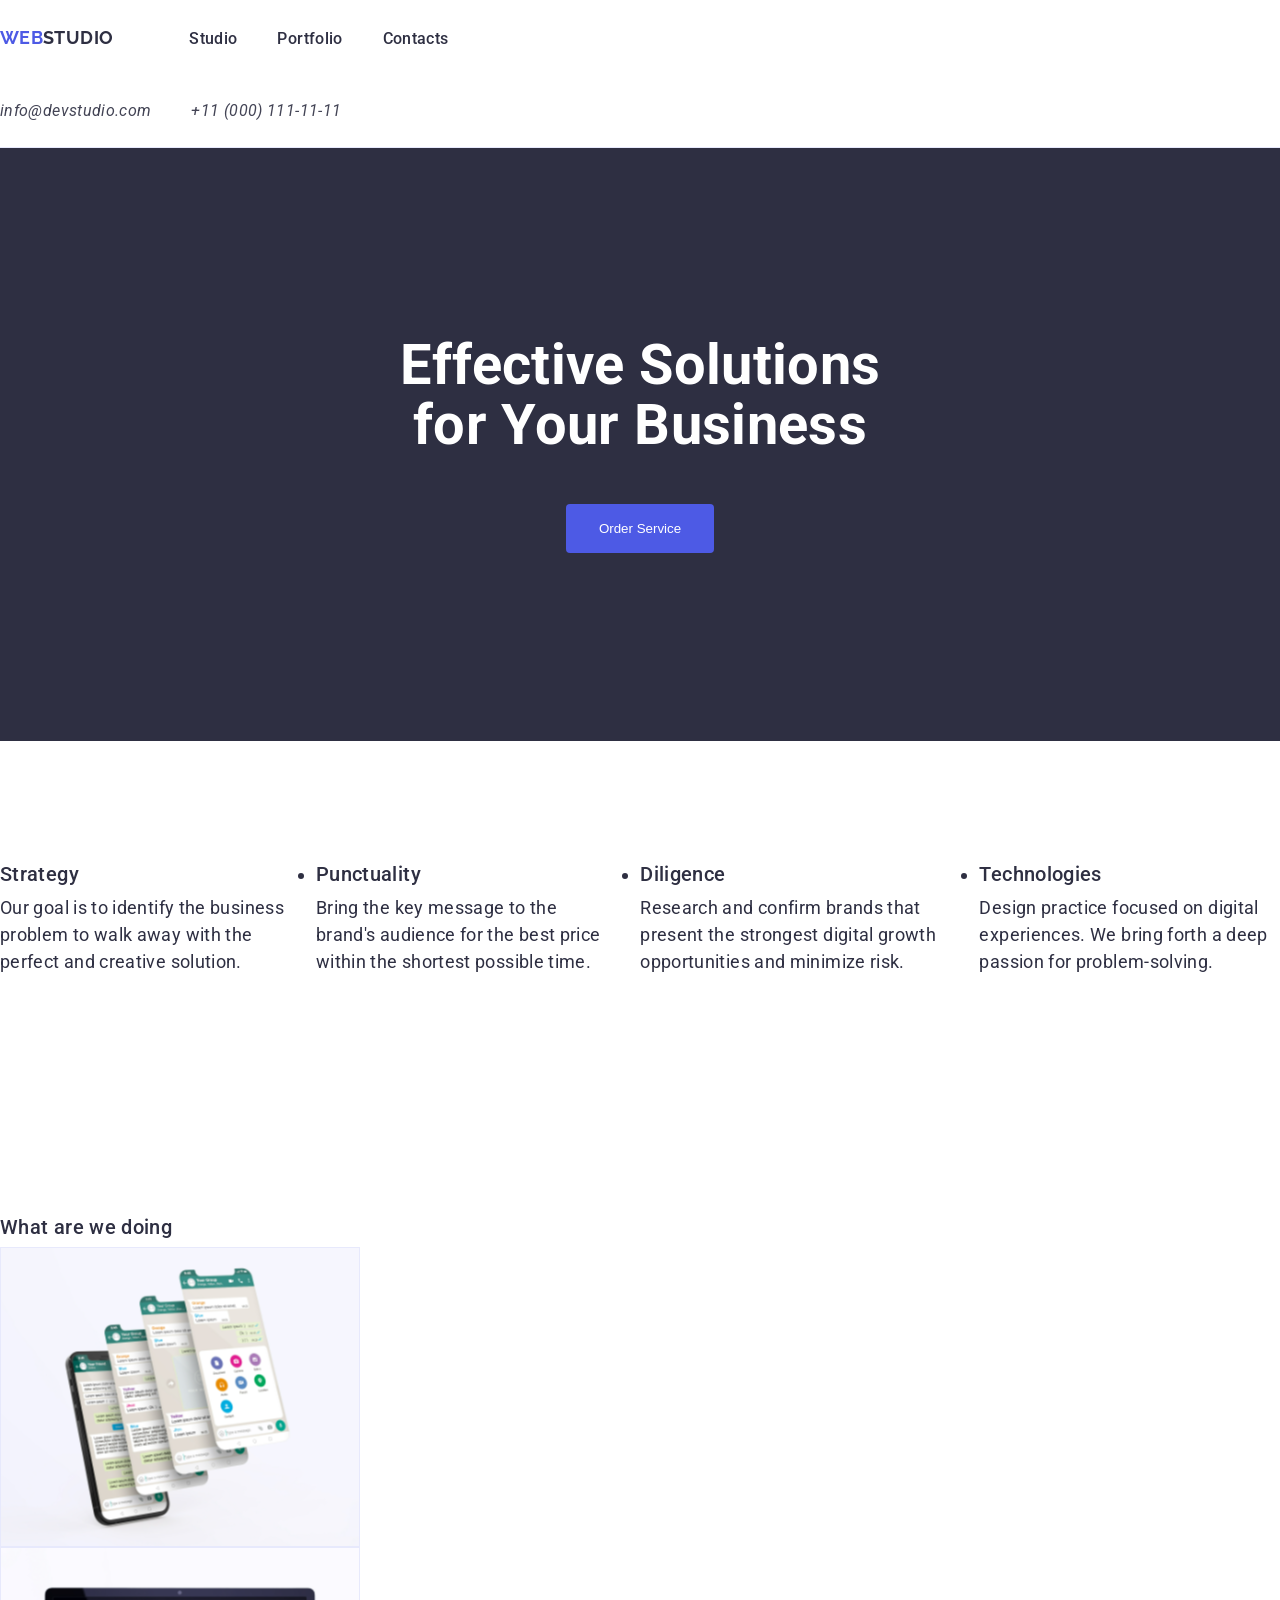
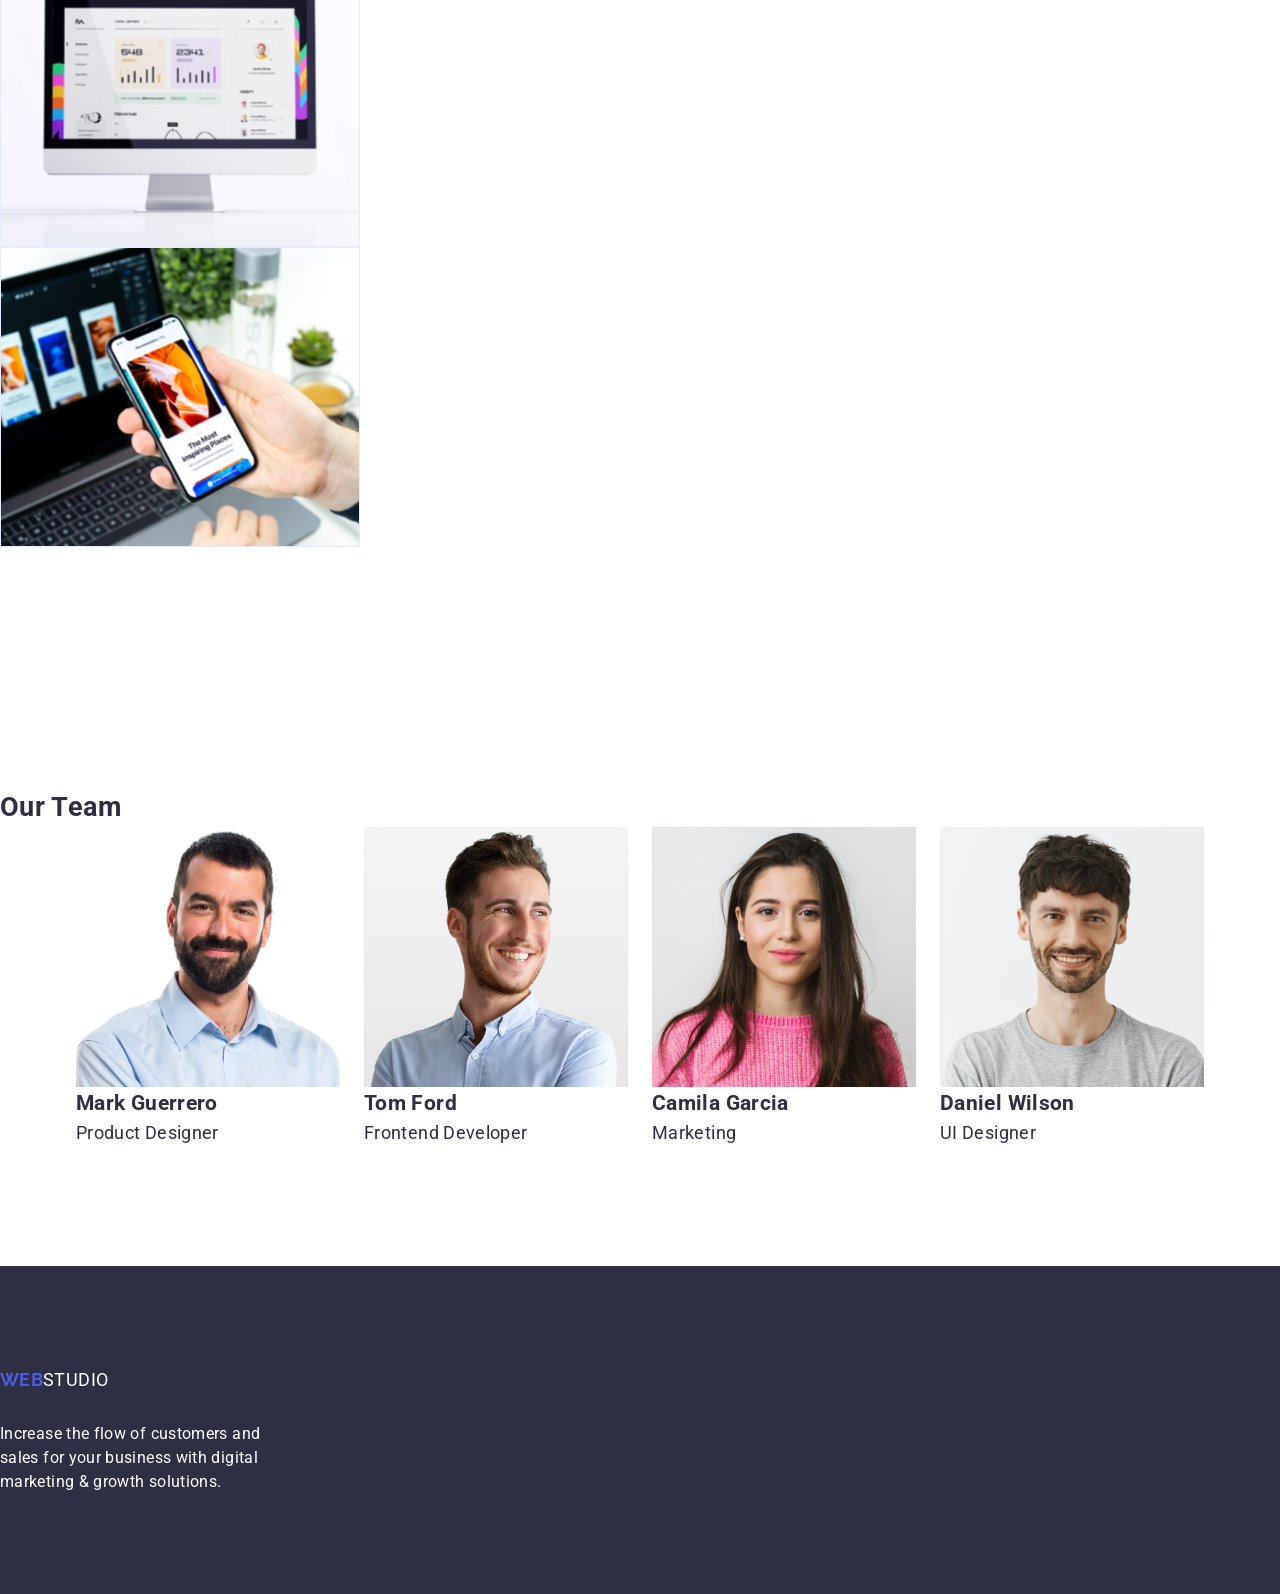
<file: Index.html>
<!DOCTYPE html>
<html lang="en">
<head>
  <meta charset="UTF-8">
  <meta name="viewport" content="width=device-width, initial-scale=1.0">
  <title>New web site</title>
  <link
    href="https://fonts.googleapis.com/css2?family=Raleway:ital,wght@0,100..900;1,100..900&family=Roboto:ital,wght@0,100..900;1,100..900&display=swap"
    rel="stylesheet">
  <link rel="stylesheet" href="./css/styles.css">
</head>
<body>
                <!--Шапка сайта-->
      <header class="header">
        <nav class="navigation">
        <a href="#" class="logo">
          <span class="logo-web">WEB</span><span class="logo-studiohead">STUDIO</span>
        </a>
      
          <ul class="site-nav list">
            <li><a href="./Index.html" class="link">Studio</a></li>
            <li><a href="./portfolio.html" class="link">Portfolio</a></li>
            <li><a href="#" class="link">Contacts</a></li>
          </ul>
        </nav>
      
        <address class="contacts">
          <ul class="auth-nav list">
            <li>
              <a href="mailto:info@devstudio.com">
                info@devstudio.com
              </a>
            </li>
            <li>
              <a href="tel:+110001111111">
                +11 (000) 111-11-11
              </a>
            </li>
          </ul>
        </address>
      </header>
  <!--Герой-->
  <main>
    <section class="hero">
    <h1 class="hero-title">Effective Solutions for Your Business</h1>
    <button type="button" class="button-hero">Order Service</button>
    </section>

    <section class="section">
  <!--Переваги--> 
    <ul class="feature-list" >
      <li>
        <h2 class="section-title">Strategy</h2>
        <p class="text">
          Our goal is to identify the business problem to walk away with the perfect and creative solution.
        </p>
      </li>
      <li>
        <h2 class="section-title">Punctuality</h2>
        <p>
          Bring the key message to the brand's audience for the best price within the shortest possible time.
        </p>
      </li>
      <li>
        <h2 class="section-title">Diligence</h2>
        <p>
          Research and confirm brands that present the strongest digital growth opportunities and minimize risk.
        </p>
      </li>
      <li>
        <h2 class="section-title">Technologies</h2>
        <p>
          Design practice focused on digital experiences. We bring forth a deep passion for problem-solving.
        </p>
      </li>
    </ul>
  </section>
<!--Що ми робимо -->
<section class="section">
  <h2 class="section-title">What are we doing</h2>
  <ul>
    <li>
      <img src="./images/phone.png" 
      alt="Smartphone in hand and laptop in the background"
      width="360">
    </li>
    <li>
      <img src="./images/photo.png" 
      alt="A smartphone that folds into several parts"
      width="360">
    </li>
    <li>
      <img src="./images/telephone.png" 
      alt="Monitor with open site" 
      width="360">
    </li>
  </ul>
</section>
<!--Наша команда-->
      <section class="section">
        <h2>Our Team</h2>
      
        <ul class="team-list">
          <li>
            <img src="./images/markguerrero.png" alt="Mark Guerrero Product Designer" width="264">
            <h3>Mark Guerrero</h3>
            <p>Product Designer</p>
          </li>
      
          <li>
            <img src="./images/tomford.png" alt="Tom Ford Frontend Developer" width="264">
            <h3>Tom Ford</h3>
            <p>Frontend Developer</p>
          </li>
      
          <li>
            <img src="./images/camilagarcia.png" alt="Camila Garcia Marketing" width="264">
            <h3>Camila Garcia</h3>
            <p>Marketing</p>
          </li>
      
          <li>
            <img src="./images/danielvilson.png" alt="Daniel Wilson UI Designer" width="264">
            <h3>Daniel Wilson</h3>
            <p>UI Designer</p>
          </li>
        </ul>
      </section>
      </main>
      
      <footer class="footer">
        <a href="#" class="logo">
          <span class="logo-web">WEB</span><span class="logo-studiofooter">STUDIO</span> </a>
          <p class="footer-text">
            Increase the flow of customers and sales for your business with digital marketing & growth solutions.</p>
      </footer>
</body>

</html>
</file>
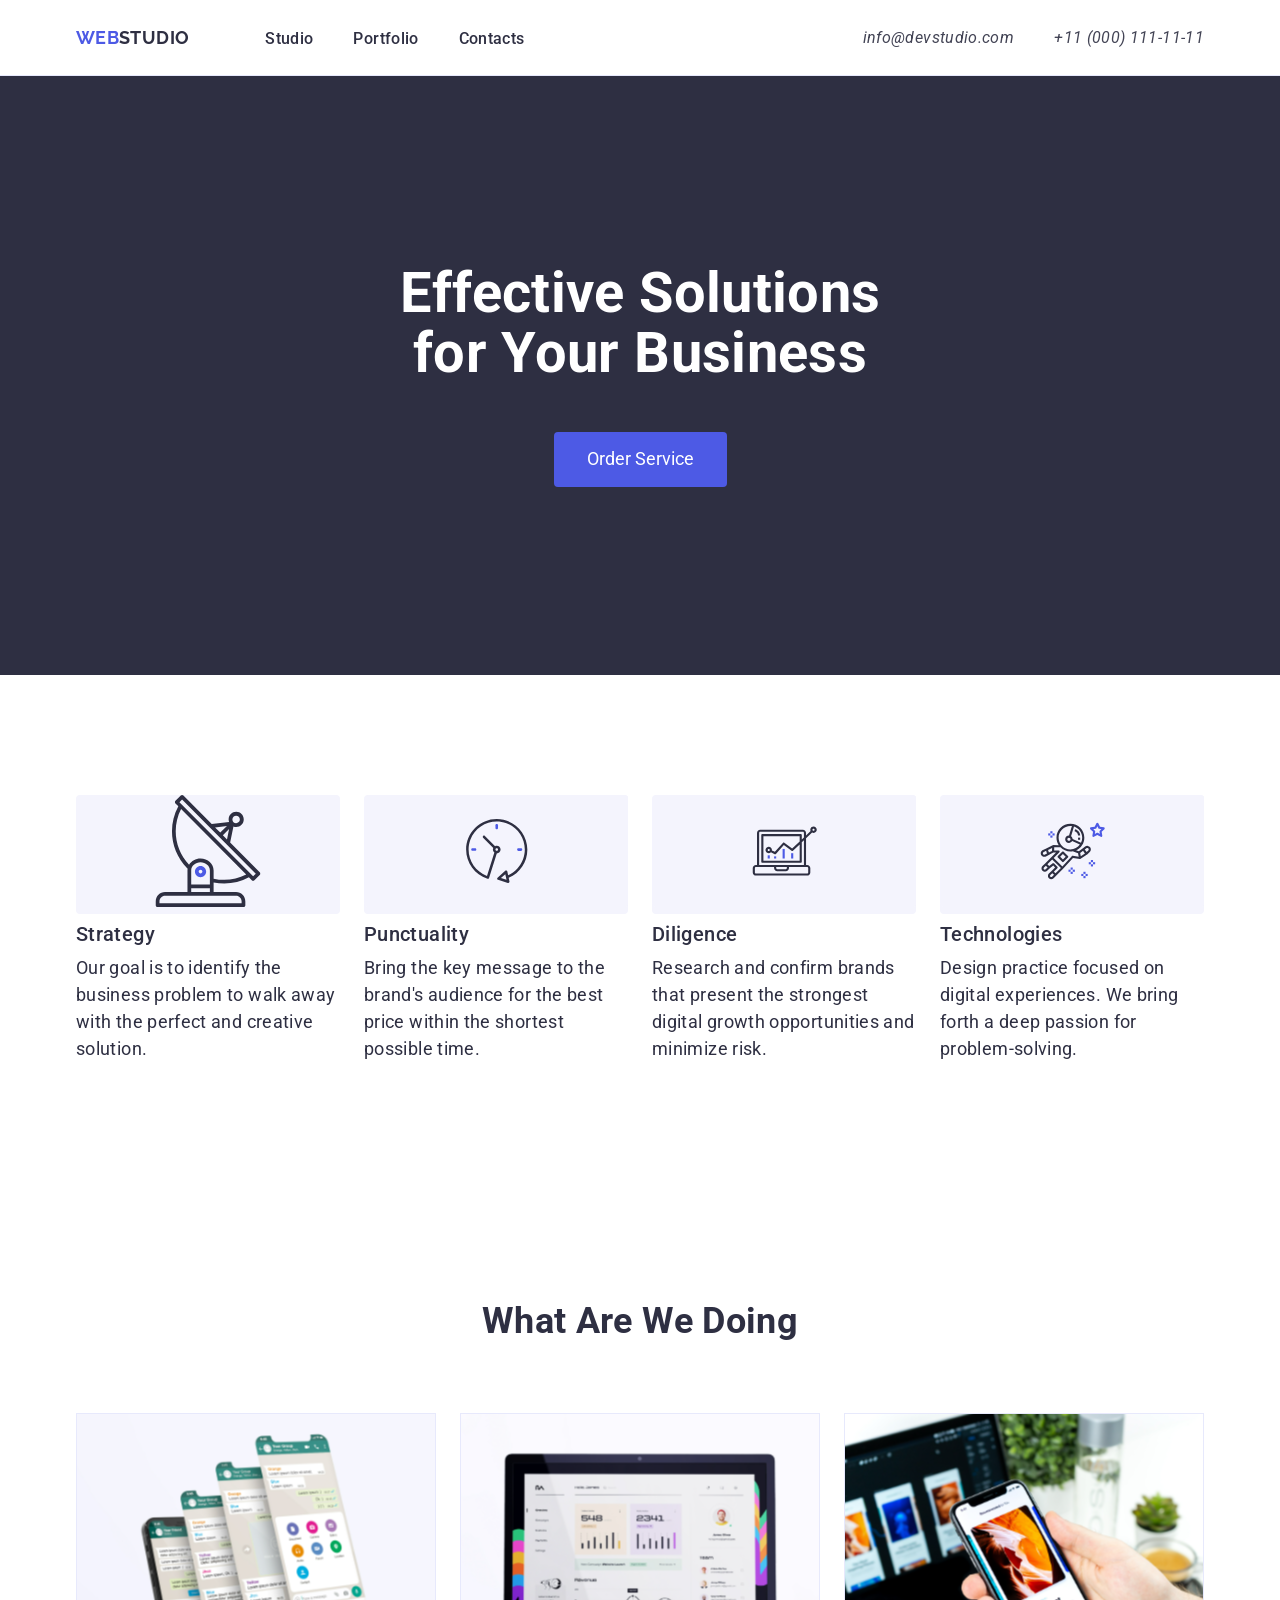
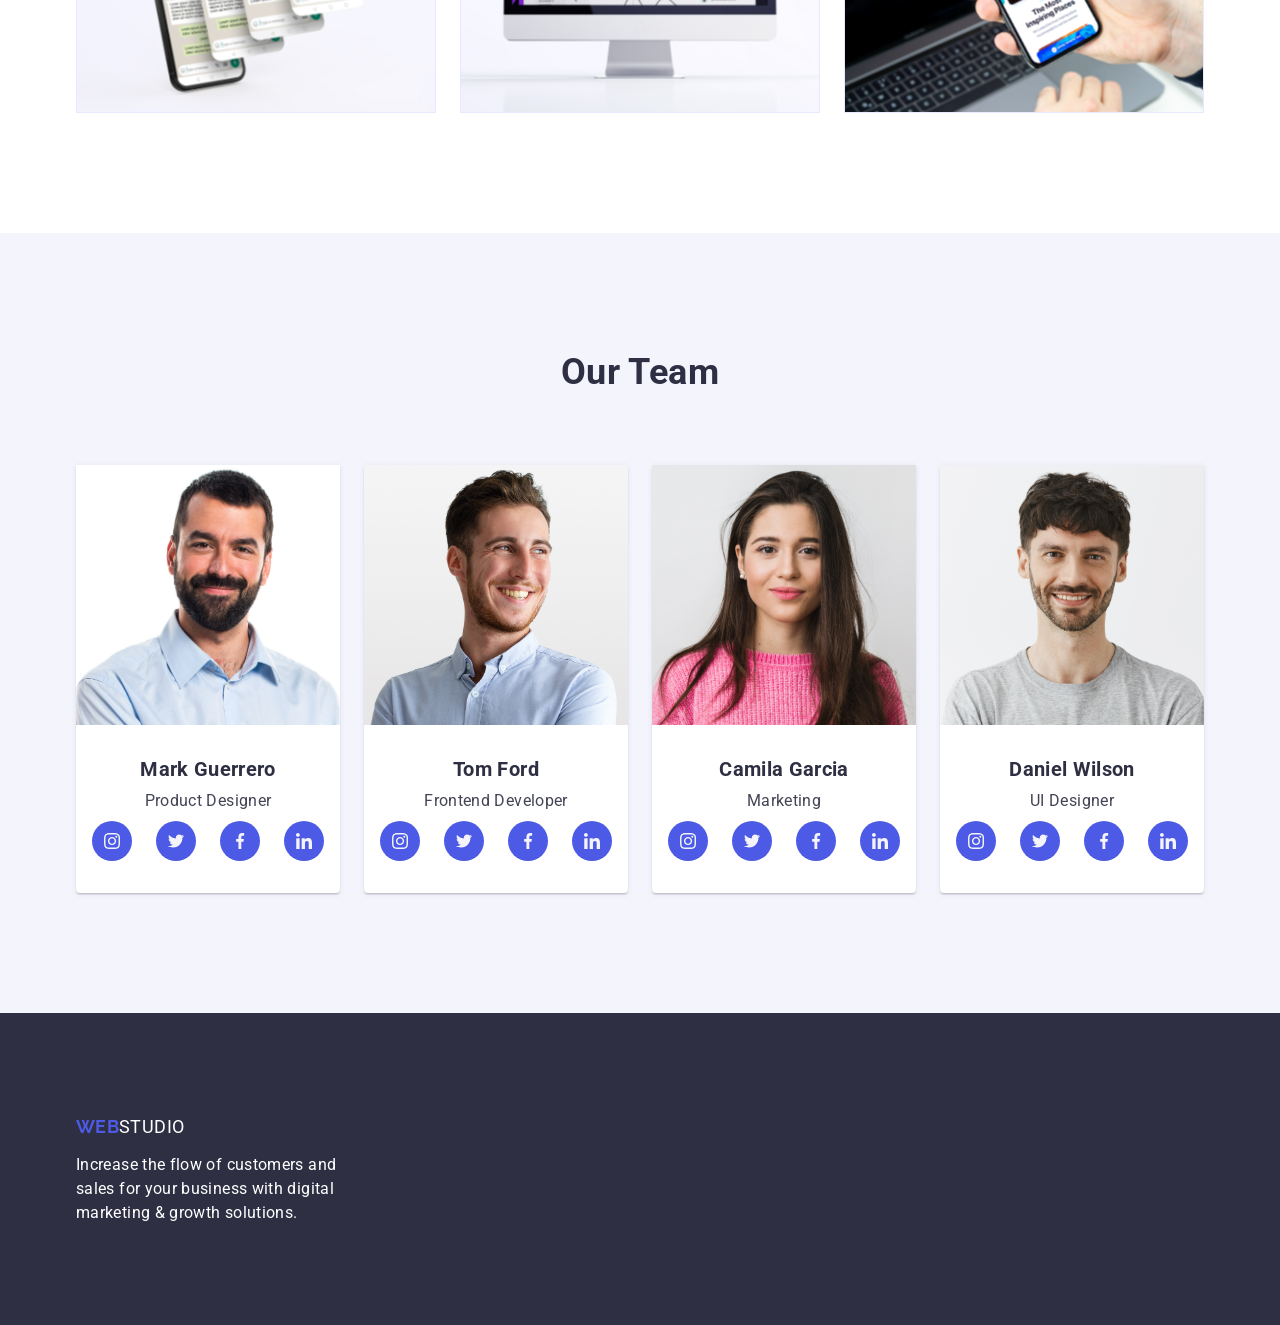
<file: index.html>
<!DOCTYPE html>
<html lang="en">

<head>
  <meta charset="UTF-8">
  <meta name="viewport" content="width=device-width, initial-scale=1.0">
  <title>New web site</title>
  <link rel="stylesheet" href="https://cdnjs.cloudflare.com/ajax/libs/modern-normalize/3.0.1/modern-normalize.min.css">
  <link
    href="https://fonts.googleapis.com/css2?family=Raleway:ital,wght@0,100..900;1,100..900&family=Roboto:ital,wght@0,100..900;1,100..900&display=swap"
    rel="stylesheet">
  <link rel="stylesheet" href="./css/styles.css">
</head>

<body>
  <!--Шапка сайта-->
  <header class="header">
    <div class="container">
      <nav class="navigation">
        <a href="./index.html" class="logo">
          <span class="logo-web">WEB</span><span class="logo-studiohead">STUDIO</span>
        </a>

        <ul class="site-nav list">
          <li class="site-nav-item"><a href="./index.html" class="link">Studio</a></li>
          <li class="site-nav-item"><a href="./portfolio.html" class="link">Portfolio</a></li>
          <li class="site-nav-item"><a href="#" class="link">Contacts</a></li>
        </ul>
      </nav>

      <address class="contacts">
        <ul class="auth-nav list">
          <li class="auth-nav-item">
            <a href="mailto:info@devstudio.com">
              info@devstudio.com
            </a>
          </li>
          <li class="auth-nav-item">
            <a href="tel:+110001111111">
              +11 (000) 111-11-11
            </a>
          </li>
        </ul>
      </address>
    </div>
  </header>
  <!--Герой-->
  <main>

    <section class="hero">
      <div class="container">
        <h1 class="hero-title">Effective Solutions for Your Business</h1>
        <button type="button" class="button-hero">Order Service</button>
      </div>
    </section>

    <section class="section">
      <div class="container">
        <!--Переваги-->
        <ul class="feature-list list">
          <li>
            <div class="thumb">
              <svg class="feature-icon">
                <use href="./images/sprite.svg#icon-antenna"></use>
              </svg>
            </div>
            <h3 class="section-title">Strategy</h3>
            <p class="text">
              Our goal is to identify the business problem to walk away with the perfect and creative solution.
            </p>
          </li>
          <li>
            <div class="thumb">
              <svg class="feature-icon">
                <use href="./images/sprite.svg#chasi"></use>
              </svg>
            </div>
            <h3 class="section-title">Punctuality</h3>
            <p>
              Bring the key message to the brand's audience for the best price within the shortest possible time.
            </p>

          </li>
          <li>
            <div class="thumb">
              <svg class="feature-icon">
                <use href="./images/sprite.svg#icon-grafik"></use>
              </svg>
            </div>

            <h3 class="section-title">Diligence</h3>
            <p>
              Research and confirm brands that present the strongest digital growth opportunities and minimize risk.
            </p>
          </li>
          <li>
            <div class="thumb">
              <svg class="feature-icon">
                <use href="./images/sprite.svg#icon-kosmonavt"></use>
              </svg>
            </div>
            <h3 class="section-title">Technologies</h3>
            <p>
              Design practice focused on digital experiences. We bring forth a deep passion for problem-solving.
            </p>
          </li>
        </ul>
      </div>
    </section>
    <!--Що ми робимо -->
    <section class="section">
      <div class="container">
        <h2 class="section-title-work">What Are We Doing</h2>
        <ul class="work-list list">
          <li>
            <img src="./images/phone.png" alt="Smartphone in hand and laptop in the background" width="360">
          </li>
          <li>
            <img src="./images/photo.png" alt="A smartphone that folds into several parts" width="360">
          </li>
          <li>
            <img src="./images/telephone.png" alt="Monitor with open site" width="360">
          </li>
        </ul>
      </div>
    </section>
    <!--Наша команда-->
    <section class="team">
      <div class="container">
        <h2 class="team-title">Our Team</h2>

        <ul class="team-list list">
          <li class="team-item">
            <img src="./images/markguerrero.png" alt="Mark Guerrero Product Designer" width="264">

            <div class="team-content">
              <h3 class="team-name">Mark Guerrero</h3>
              <p class="team-position">Product Designer</p>
              <ul class="team-social-list">
                <li class="team-social-item">
                  <a href="#" class="team-social-link">
                    <svg class="team-social-icon" width="16" height="16">
                      <use href="./images/sprite.svg#icon-instagram"> </use>
                    </svg>
                  </a>
                </li>

                <li class="team-social-item">
                  <a href="#" class="team-social-link">
                    <svg class="team-social-icon" width="16" height="16">
                      <use href="./images/sprite.svg#icon-twitter"> </use>
                    </svg>
                  </a>
                </li>

                <li class="team-social-item">
                  <a href="#" class="team-social-link">
                    <svg class="team-social-icon" width="16" height="16">
                      <use href="./images/sprite.svg#icon-facebook"> </use>
                    </svg>
                  </a>
                </li>

                <li class="team-social-item">
                  <a href="#" class="team-social-link">
                    <svg class="team-social-icon" width="16" height="16">
                      <use href="./images/sprite.svg#icon-linkedin"> </use>
                    </svg>
                  </a>
                </li>
              </ul>

            </div>
          </li>

          <li class="team-item">
            <img src="./images/tomford.png" alt="Tom Ford Frontend Developer" width="264">
            <div class="team-content">
              <h3 class="team-name">Tom Ford</h3>
              <p class="team-position">Frontend Developer</p>

              <ul class="team-social-list">
                <li class="team-social-item">
                  <a href="#" class="team-social-link">
                    <svg class="team-social-icon" width="16" height="16">
                      <use href="./images/sprite.svg#icon-instagram"> </use>
                    </svg>
                  </a>
                </li>

                <li class="team-social-item">
                  <a href="#" class="team-social-link">
                    <svg class="team-social-icon" width="16" height="16">
                      <use href="./images/sprite.svg#icon-twitter"> </use>
                    </svg>
                  </a>
                </li>

                <li class="team-social-item">
                  <a href="#" class="team-social-link">
                    <svg class="team-social-icon" width="16" height="16">
                      <use href="./images/sprite.svg#icon-facebook"> </use>
                    </svg>
                  </a>
                </li>

                <li class="team-social-item">
                  <a href="#" class="team-social-link">
                    <svg class="team-social-icon" width="16" height="16">
                      <use href="./images/sprite.svg#icon-linkedin"> </use>
                    </svg>
                  </a>
                </li>
              </ul>

            </div>
          </li>



          <li class="team-item">
            <img src="./images/camilagarcia.png" alt="Camila Garcia Marketing" width="264">
            <div class="team-content">
              <h3 class="team-name">Camila Garcia</h3>
              <p class="team-position">Marketing</p>

              <ul class="team-social-list">
                <li class="team-social-item">
                  <a href="#" class="team-social-link">
                    <svg class="team-scial-icon" width="16" height="16">
                      <use href="./images/sprite.svg#icon-instagram"> </use>
                    </svg>
                  </a>
                </li>

                <li class="team-social-item">
                  <a href="#" class="team-social-link">
                    <svg class="team-scial-icon" width="16" height="16">
                      <use href="./images/sprite.svg#icon-twitter"> </use>
                    </svg>
                  </a>
                </li>

                <li class="team-social-item">
                  <a href="#" class="team-social-link">
                    <svg class="team-scial-icon" width="16" height="16">
                      <use href="./images/sprite.svg#icon-facebook"> </use>
                    </svg>
                  </a>
                </li>

                <li class="team-social-item">
                  <a href="#" class="team-social-link">
                    <svg class="team-scial-icon" width="16" height="16">
                      <use href="./images/sprite.svg#icon-linkedin"> </use>
                    </svg>
                  </a>
                </li>
              </ul>

            </div>
          </li>


          <li class="team-item">
            <img src="./images/danielvilson.png" alt="Daniel Wilson UI Designer" width="264">
            <div class="team-content">
              <h3 class="team-name">Daniel Wilson</h3>
              <p class="team-position">UI Designer</p>

              <ul class="team-social-list">
                <li class="team-social-item">
                  <a href="#" class="team-social-link">
                    <svg class="team-social-icon" width="16" height="16">
                      <use href="./images/sprite.svg#icon-instagram"> </use>
                    </svg>
                  </a>
                </li>

                <li class="team-social-item">
                  <a href="#" class="team-social-link">
                    <svg class="team-social-icon" width="16" height="16">
                      <use href="./images/sprite.svg#icon-twitter"> </use>
                    </svg>
                  </a>
                </li>

                <li class="team-social-item">
                  <a href="#" class="team-social-link">
                    <svg class="team-social-icon" width="16" height="16">
                      <use href="./images/sprite.svg#icon-facebook"> </use>
                    </svg>
                  </a>
                </li>

                <li class="team-social-item">
                  <a href="#" class="team-social-link">
                    <svg class="team-social-icon" width="16" height="16">
                      <use href="./images/sprite.svg#icon-linkedin"> </use>
                    </svg>
                  </a>
                </li>
              </ul>
            </div>
          </li>
      </ul>
      </div>
    </section>
  </main>

  <footer class="footer">
    <div class="container">
      <a href="./index.html" class="logo-wev">
        <span class="logo-web">WEB</span><span class="logo-studiofooter">STUDIO</span> </a>
      <p class="footer-text">
        Increase the flow of customers and sales for your business with digital marketing & growth solutions.</p>


    </div>
  </footer>
</body>

</html>
</file>
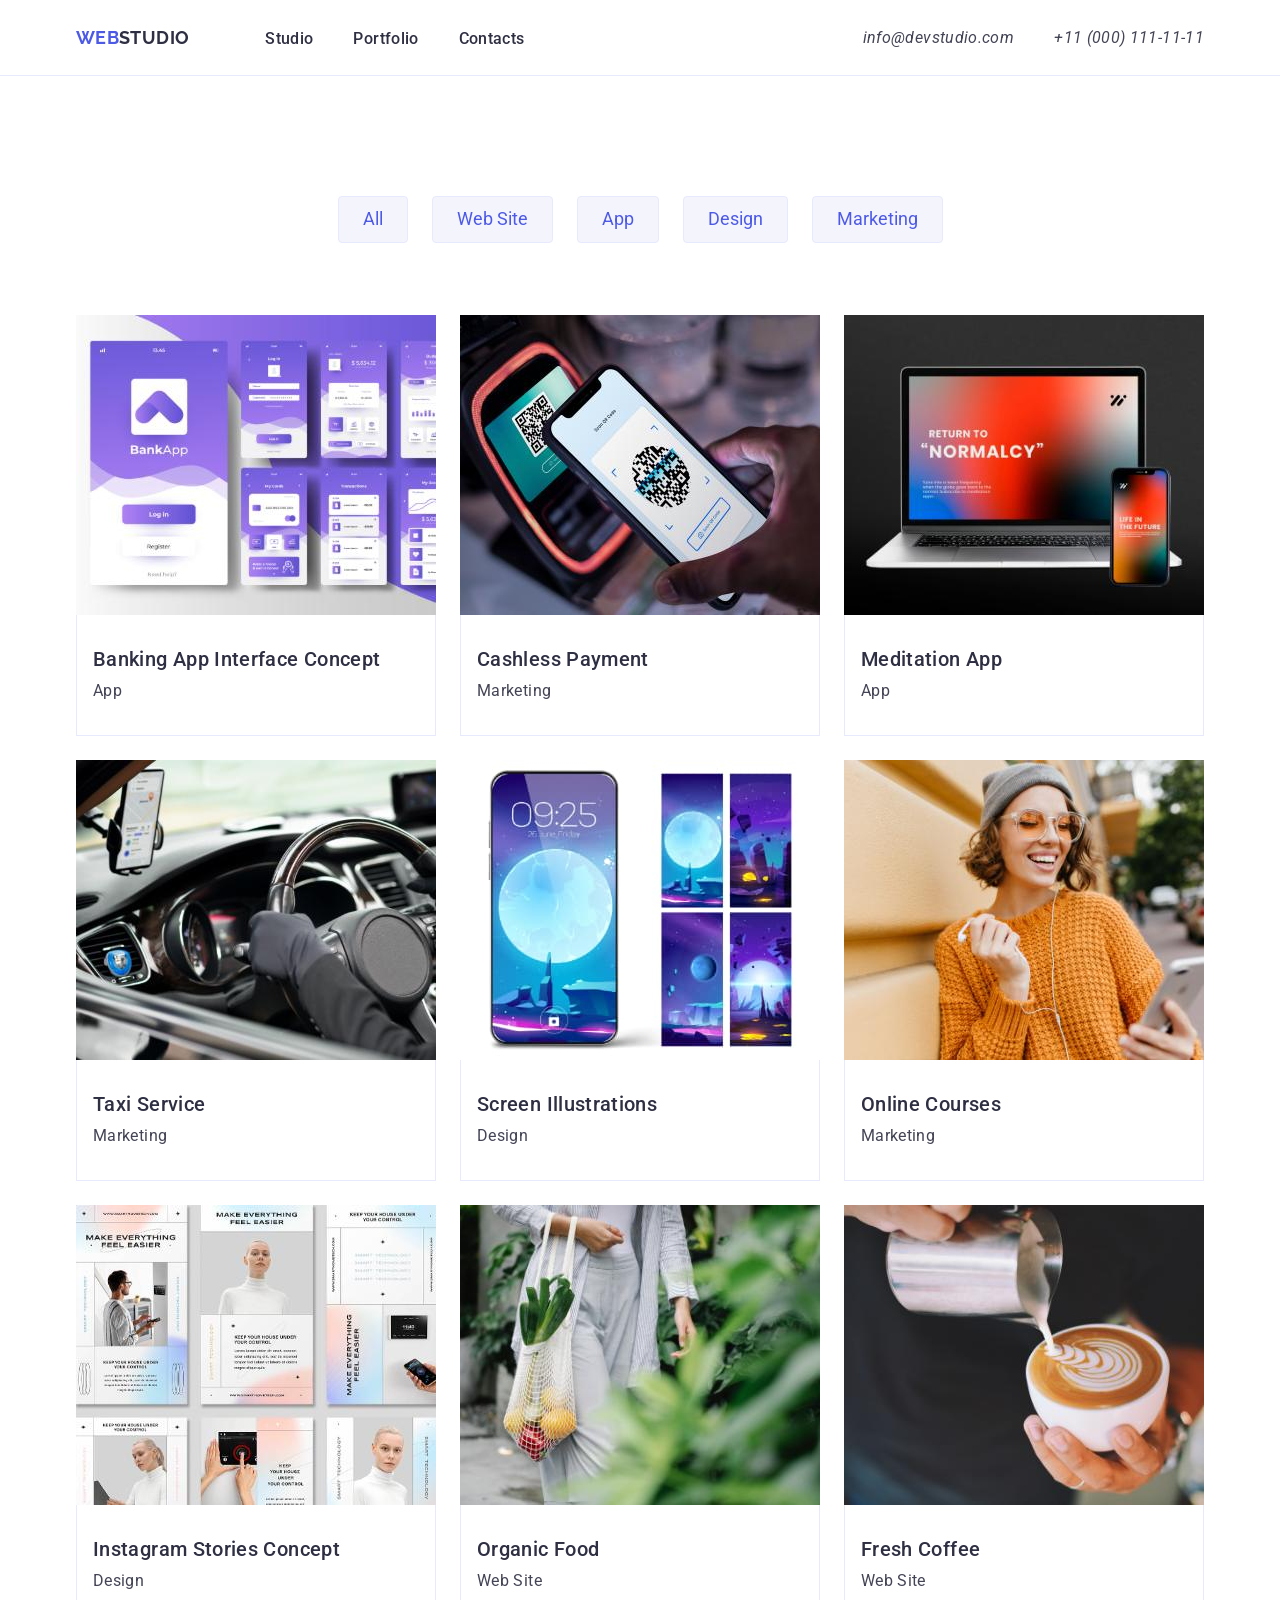
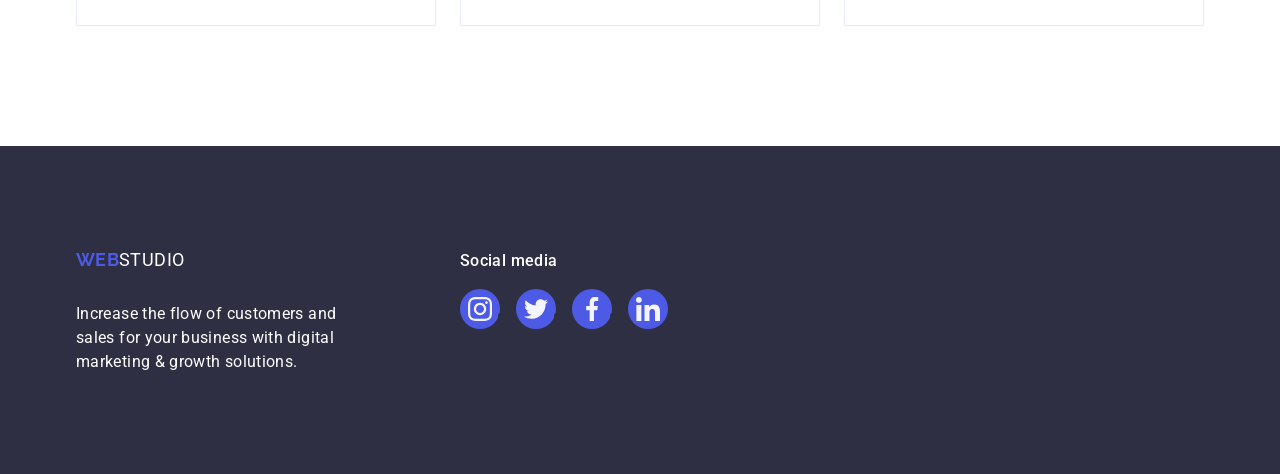
<file: portfolio.html>
<!DOCTYPE html>
<html lang="en">

<head>
  <meta charset="UTF-8">
  <meta name="viewport" content="width=device-width, initial-scale=1.0">
  <title>New web site</title>
  <link rel="stylesheet"
    href="https://cdnjs.cloudflare.com/ajax/libs/modern-normalize/3.0.1/modern-normalize.min.css" />
  <link
    href="https://fonts.googleapis.com/css2?family=Raleway:ital,wght@0,100..900;1,100..900&family=Roboto:ital,wght@0,100..900;1,100..900&display=swap"
    rel="stylesheet">
  <link rel="stylesheet" href="./css/styles.css">
</head>

<body>
  <!--Шапка сайта-->
  <header class="header">
    <div class="container">
      <nav class="navigation">
        <a href="./index.html" class="logo">
          <span class="logo-web">WEB</span><span class="logo-studiohead">STUDIO</span>
        </a>

        <ul class="site-nav list">
          <li><a href="./index.html" class="link">Studio</a></li>
          <li><a href="./portfolio.html" class="link">Portfolio</a></li>
          <li><a href="#" class="link">Contacts</a></li>
        </ul>
      </nav>

      <address class="contacts">
        <ul class="auth-nav list">
          <li>
            <a href="mailto:info@devstudio.com">
              info@devstudio.com
            </a>
          </li>
          <li>
            <a href="tel:+110001111111">
              +11 (000) 111-11-11
            </a>
          </li>
        </ul>
      </address>
    </div>
  </header>
  <main>
    <section class="section">
      <div class="container">

        <h1 class="hidden">portfolio</h1>
        <ul class="nav-buttons list">
          <li><button class="button active">All</button></li>
          <li><button class="button">Web Site</button></li>
          <li><button class="button">App</button></li>
          <li><button class="button">Design</button></li>
          <li><button class="button">Marketing</button></li>
        </ul>
        <ul class="portfolio-list list">
          <li class="portfolio-item">
            <a href="./images/bankapp.jpg" target="_blank">
              <img src="./images/bankapp.jpg" alt="interfiece content" width="360">
              <div class="portfolio-content">
                <h2 class="portfolio-title">Banking App Interface Concept</h2>
                <p class="portfolio-text">App</p>
              </div>
            </a>
          </li>

          <li class="portfolio-item">
            <a href="./images/phoneqr.jpg" target="_blank">
              <img src="./images/phoneqr.jpg" alt="Cashless Payment" width="360">

              <div class="portfolio-content">
                <h2 class="portfolio-title">Cashless Payment</h2>
                <p class="portfolio-text">Marketing</p>
              </div>
            </a>
          </li>

          <li class="portfolio-item">
            <a href="./images/mac.jpg" target="_blank">
              <img src="./images/mac.jpg" alt="macbook" width="360">

              <div class="portfolio-content">
                <h2 class="portfolio-title">Meditation App</h2>
                <p class="portfolio-text">App</p>
              </div>
            </a>
          </li>

          <li class="portfolio-item">
            <a href="./images/car.jpg" target="_blank">
              <img src="./images/car.jpg" alt="driver" width="360">

              <div class="portfolio-content">
                <h2 class="portfolio-title">Taxi Service</h2>
                <p class="portfolio-text">Marketing</p>
              </div>
            </a>
          </li>

          <li class="portfolio-item">
            <a href="./images/display.jpg" target="_blank">
              <img src="./images/display.jpg" alt="phone wallpapers" width="360">

              <div class="portfolio-content">
                <h2 class="portfolio-title">Screen Illustrations</h2>
                <p class="portfolio-text">Design</p>
              </div>
            </a>
          </li>

          <li class="portfolio-item">
            <a href="./images/human.jpg" target="_blank">
              <img src="./images/human.jpg" alt="Human" width="360">

              <div class="portfolio-content">
                <h2 class="portfolio-title">Online Courses</h2>
                <p class="portfolio-text">Marketing</p>
              </div>
            </a>
          </li>

          <li class="portfolio-item">
            <a href="./images/woman.jpg" target="_blank">
              <img src="./images/woman.jpg" alt="Instagram Stories Concept" width="360">

              <div class="portfolio-content">
                <h2 class="portfolio-title">Instagram Stories Concept</h2>
                <p class="portfolio-text">Design</p>
              </div>
            </a>
          </li>

          <li class="portfolio-item">
            <a href="./images/vegetables.jpg" target="_blank">
              <img src="./images/vegetables.jpg" alt="basket with vegetables" width="360">

              <div class="portfolio-content">
                <h2 class="portfolio-title">Organic Food</h2>
                <p class="portfolio-text">Web Site</p>
              </div>
            </a>
          </li>

          <li class="portfolio-item">
            <a href="./images/coffe.jpg" target="_blank">
              <img src="./images/coffe.jpg" alt="A cup of coffee" width="360">

              <div class="portfolio-content">
                <h2 class="portfolio-title">Fresh Coffee</h2>
                <p class="portfolio-text">Web Site</p>
              </div>
            </a>
          </li>

        </ul>
      </div>
    </section>
  </main>

  <footer class="footer">
    <div class="container">
    <div class="footer-container">

      <div class="footer-logo">
      <a href="./index.html" class="logo">
        <span class="logo-web">WEB</span><span class="logo-studiofooter">STUDIO</span> </a>
      <p class="footer-text">
        Increase the flow of customers and sales for your business with digital marketing & growth solutions.</p>
        </div>

      <div class="footer-social">
        <p class="footer-social-text">Social media</p>

        <ul class="footer-social-list">
          <li class="footer-social-item">
            <a href="#" class="footer-social-link">
              <svg class="footer-social-icon" width="24" height="24">
                <use href="./images/sprite.svg#icon-instagram"> </use>
              </svg>
            </a>
          </li>

          <li class="footer-social-item">
            <a href="#" class="footer-social-link">
              <svg class="footer-social-icon" width="24" height="24">
                <use href="./images/sprite.svg#icon-twitter"> </use>
              </svg>
            </a>
          </li>

          <li class="footer-social-item">
            <a href="#" class="footer-social-link">
              <svg class="footer-social-icon" width="24" height="24">
                <use href="./images/sprite.svg#icon-facebook"> </use>
              </svg>
            </a>
          </li>

          <li class="footer-social-item">
            <a href="#" class="footer-social-link">
              <svg class="footer-social-icon" width="24" height="24">
                <use href="./images/sprite.svg#icon-linkedin"> </use>
              </svg>
            </a>
          </li>
        </ul>
      </div>

    </div>
  </footer>
</body>

</html>
</file>
<file: css/styles.css>
:root {
  --primary-text-color: #2E2F42;
  --title-text-color: #434455;
  --button-text-color: #4D5AE5;
  --button-hover-color: #404bbf;
  --hero-text-color: #fff;
  --border-button-color: #e7e9fc;
  --border-background-color: #f4f4fd;
  --button-success-color: #31D0AA;
  --card-set-gap: 24px;
}

/* Палітра кольорів для роботи */
/* #2E2F42 */
/* Цвет лого WEB #4D5AE5 */
/* Цвет лого STUDIO #2E2F42 */
/* Цвет основного текста и шапки 2E2F42# */
/* Вторичный цвет фона #F4F4FD */
/* #434455 вторичный цвет */
/* Цвет лого футера #4D5AE5 */
/* #F4F4FD цвет футера */
body {
  background-color: var(--hero-text-color);
  color: var(--primary-text-color);
  font-family: Roboto, sans-serif;
  letter-spacing: 0.02em;
  font-size: 18px;
  line-height: 1.5;
  margin: 0;
}

/* убираем точки, и подчёркивания с сылок */
ul,
h1,
h2,
h3,
p {
  margin: 0;
  padding: 0;
}

/* Утилиты */
html {
  overflow-y: scroll;
}

.section {
  padding: 120px 0;
}

.list {
  list-style: none;
}

a {
  text-decoration: none;
}

a:hover,
a:focus {
  color: var(--button-text-color);
}

/* Logo */
.logo-web,
.logo-studiohead,
.logo-studio {
  font-family: Raleway, sans-serif;
  font-size: 18px;
  font-weight: 700;
  line-height: 1.17;
}

.logo-web {
  color: var(--button-text-color);
}

.logo-studiohead {
  color: var(--primary-text-color);
}

.logo-studio {
  color: var(--primary-text-color);
}

.logo-studiofooter {
  color: var(--hero-text-color);
}

/* Site-nav auth-nav */
.site-nav .link {
  color: var(--primary-text-color);
  font-size: 16px;
  font-weight: 500;
  line-height: 1.5;

  margin-right: 40px;
  padding-top: 24px;
  padding-bottom: 24px;
}

.site-nav .link:hover,
.site-nav .link:focus {
  color: var(--button-text-color);
}

.site-nav {
  display: flex;
  margin-right: 40px;
  padding-top: 24px;
  padding-bottom: 24px;
  margin-left: 76px;
}

.auth-nav {
  display: flex;
  gap: 40px;
  padding-top: 24px;
  padding-bottom: 24px;

  color: var(--primary-text-color);
  font-size: 16px;
  font-weight: 500;
  line-height: 1.5;
}

.auth-nav a:hover,
.auth-nav a:focus {
  color: var(--button-text-color);
}

/* contact */
.contacts a {
  color: var(--title-text-color);
  font-family: Roboto, sans-serif;
  font-weight: 400;
  font-size: 16px;
  line-height: 1.5;
  text-decoration: none;
}

/* Header */
.header {
  border-bottom: 1px solid var(--border-button-color);
}

.header .container {
  display: flex;
  justify-content: space-between;
  align-items: center;
}

.container {
  max-width: 1158px;
  margin: 0 auto;
  padding: 0 15px;
}

/* Герой */
.hero {
  background-color: var(--primary-text-color);
  text-align: center;
  padding: 188px 0;
}

/* Menu */
.navigation {
  display: flex;
  align-items: center;
}



.hero-title {
  color: var(--hero-text-color);
  font-weight: 700;
  font-size: 56px;
  line-height: 1.07;

  max-width: 496px;
  margin: 0 auto 48px;
}

.button-hero {
  padding: 16px 32px;
  border: 1px solid transparent;
  border-radius: 4px;
  background-color: var(--button-text-color);
  color: var(--hero-text-color);
  cursor: pointer;
}

.button-hero:hover,
.button-hero:focus {
  background-color: var(--button-hover-color);
  border-color: var(--button-text-color);
}

.section-title {
  font-weight: 500;
  font-size: 20px;
  line-height: 1.2;
  text-align: left;
  padding-bottom: 8px;
}

/* Future list */
.feature-list {
  display: flex;
  gap: var(--card-set-gap);
}

/* what are we doing */

.section-title-work {
  font-size: 36px;
  font-weight: 700;
  line-height: 1.11;
  text-align: center;

  margin-bottom: 72px;
}

.work-list {
  display: flex;
  gap: var(--card-set-gap);
  justify-content: center;
}

.work-list img {
  display: block;
}

/* Наша команда */
.team {
  background-color: var(--border-background-color);
  padding: 120px 0;
}

.team-list {
  display: flex;
  gap: var(--card-set-gap);
  list-style: none;
  justify-content: center;
}

.team-title {
  font-size: 36px;
  line-height: 1.11;
  text-align: center;
  margin-bottom: 72px;
}

.team-item {
  background-color: var(--hero-text-color);
  border-radius: 0px 0px 4px 4px;
  box-shadow:
    0px 1px 6px rgba(46, 47, 66, 0.08),
    0px 1px 1px rgba(46, 47, 66, 0.16),
    0px 2px 1px rgba(46, 47, 66, 0.08);
}

.team-content {
  padding: 32px 16px;
}

.team-name {
  font-size: 20px;
  line-height: 1.2;
  text-align: center;
  margin-bottom: 8px;
}

.team-position {
  font-size: 16px;
  line-height: 1.5;
  text-align: center;
  color: var(--title-text-color);
}

img {
  display: block;
}

/* футер */
.footer {
  background-color: var(--primary-text-color);
  padding: 100px 0;

}

.footer .logo-web {
  display: inline-block;
  color: var(--button-text-color);
  font-family: Raleway, sans-serif;
  font-size: 18px;
  font-weight: 700;
  line-height: 1.17;
  padding-bottom: 16px;
}


.footer-text {
  color: var(--hero-text-color);
  max-width: 264px;
  font-size: 16px;
  line-height: 1.5;
}


/* Portfolio */

/* Hero */
.button:hover,
.button:focus {
  background-color: var(--button-text-color);
  color: var(--hero-text-color);
  border-color: var(--button-text-color);
}

/* Оформлення кнопок */
.nav-buttons {
  display: flex;
  justify-content: center;
  gap: var(--card-set-gap);
  margin-bottom: 72px;
}

.button {
  padding: 12px 24px;
  border: 1px solid var(--border-button-color);
  border-radius: 4px;

  background-color: var(--border-background-color);
  color: var(--button-text-color);

  cursor: pointer;

}

.hidden {
  position: absolute;
  white-space: nowrap;
  width: 1px;
  height: 1px;
  overflow: hidden;
  border: 0;
  padding: 0;
  clip: rect(0 0 0 0);
  clip-path: inset(50%);
  margin: -1px;
}

/* Карточки портфоліо */

.portfolio-list {
  display: flex;
  flex-wrap: wrap;
  gap: var(--card-set-gap);
}

.portfolio-item {
  width: calc((100% - 48px) / 3);
}

/* альтернативний варіант 
.portfolio-item {
  width: calc((100% - 48px) / 3);
} */
/* Контент карточки */
.portfolio-content {
  padding: 32px 16px;
  border: 1px solid var(--border-button-color);
  border-top: none;
}

/* Назва карточки */
.portfolio-title {
  font-size: 20px;
  font-weight: 500;
  line-height: 1.2;
  color: var(--primary-text-color);
  margin-bottom: 8px;
}

/* Текст карточки */
.portfolio-text {
  font-size: 16px;
  line-height: 1.5;
  color: var(--title-text-color);
}


/* SVG icons */

/* icons переваги */
.thumb {
  background-color: var(--border-background-color);
  border-radius: 4px;
  margin-bottom: 8px;
}
.feature-icon {
  width: 264px;
  height: 112px;
}

/* Іконки-силки-інста-твіттер-фейсбук-лінкедін */

.team-social-list {
  display: flex;
  justify-content: center;
  gap: 24px;
  list-style: none;
  padding: 0;
  margin: 8px 0 0;
}

.team-social-item {
  list-style: none;
}

.team-social-link {
  width: 40px;
  height: 40px;
  border-radius: 50%;
  background-color: var(--button-text-color);

  display: flex;
  justify-content: center;
  align-items: center;

}

.team-social-link:hover,
.team-social-link:focus {
  background-color: var(--button-success-color);
}

.team-social-icon {
  fill: var(--border-background-color);
}


/* Footer-container */
.footer-container{
  display: flex;
  align-items: baseline;
}
/* Footer-social-links */

.footer-container {
  display: flex;
  align-items: baseline;
}

.footer-logo {
  margin-right: 120px;
}
.footer .logo {
  display: inline-block;
  margin-bottom: 16px;
}
.footer-social-text {
  color: var(--hero-text-color);
  font-weight: 500;
  font-size: 16px;
  line-height: 1.5;
  margin-bottom: 16px;
}

.footer-social-list {
  display: flex;
  gap: 16px;
}

.footer-social-link {
  width: 40px;
  height: 40px;
  border-radius: 50%;
  background-color: var(--button-text-color);

  display: flex;
  justify-content: center;
  align-items: center;

  transition: background-color 250ms;
}

.footer-social-link:hover,
.footer-social-link:focus {
  background-color: var(--button-success-color);
}

.footer-social-icon {
  fill: var(--border-background-color);
}
</file>
